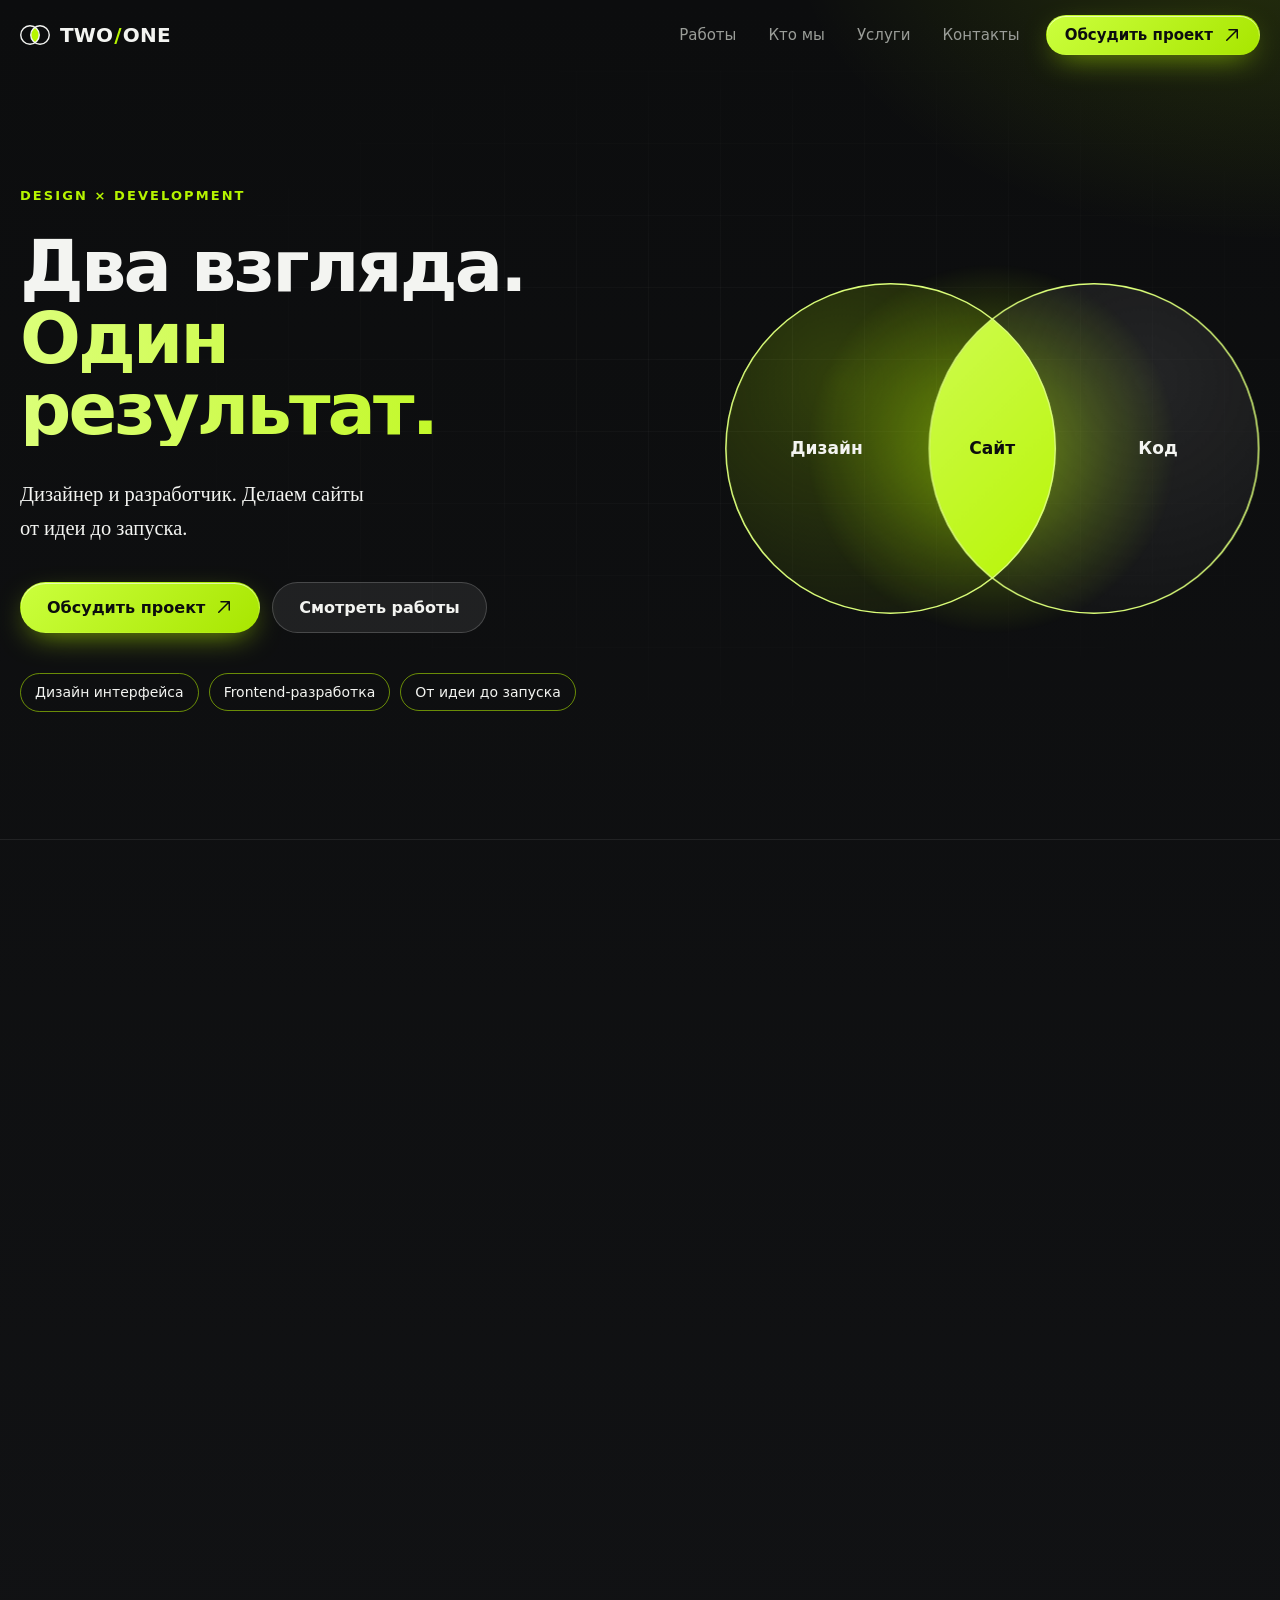
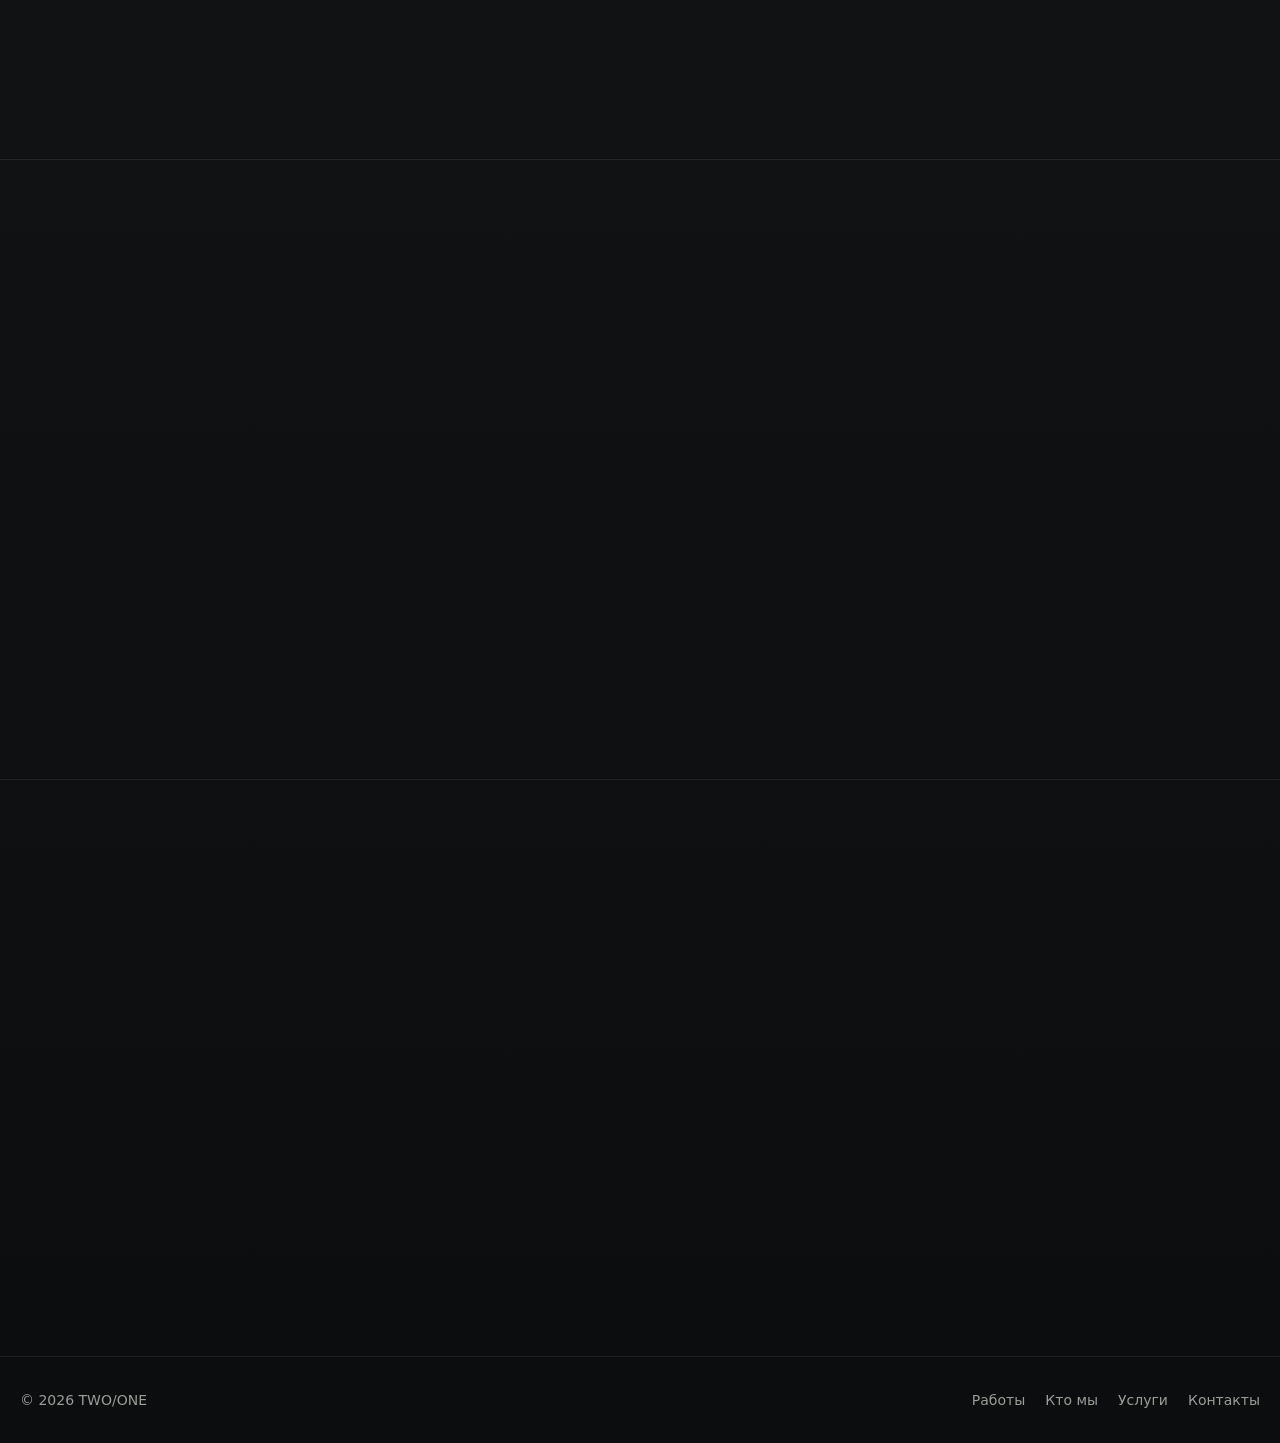
<file: index.html>
<!DOCTYPE html>
<html lang="ru">
<head>
  <meta charset="UTF-8">
  <meta name="viewport" content="width=device-width, initial-scale=1, viewport-fit=cover">
  <meta http-equiv="Content-Security-Policy" content="default-src 'self'; script-src 'self' 'sha256-Du+OJKJSbdUgz5nrHeWWINvez6XKDDU/tyj/5c2uvwo='; style-src 'self' https://fonts.googleapis.com; font-src https://fonts.gstatic.com; img-src 'self' data:; connect-src 'self' https://formspree.io; form-action https://formspree.io; base-uri 'self'; object-src 'none'">

  <title>TWO/ONE — Design × Development</title>
  <meta name="description" content="TWO/ONE — независимый дуэт дизайнера и разработчика. Делаем сайты от идеи до запуска.">
  <meta name="theme-color" content="#0c0d0e">
  <meta name="color-scheme" content="dark">

  <meta property="og:type" content="website">
  <meta property="og:locale" content="ru_RU">
  <meta property="og:site_name" content="TWO/ONE">
  <meta property="og:title" content="TWO/ONE — Design × Development">
  <meta property="og:description" content="TWO/ONE — независимый дуэт дизайнера и разработчика. Делаем сайты от идеи до запуска.">
  <meta property="og:image" content="og-cover.png">
  <meta property="og:image:width" content="1200">
  <meta property="og:image:height" content="630">
  <meta name="twitter:card" content="summary_large_image">

  <link rel="icon" href="img/favicon.svg" type="image/svg+xml">
  <link rel="apple-touch-icon" href="apple-touch-icon.png">
  <link rel="preconnect" href="https://fonts.googleapis.com">
  <link rel="preconnect" href="https://fonts.gstatic.com" crossorigin>
  <link href="https://fonts.googleapis.com/css2?family=Literata:wght@400&family=Onest:wght@400;500;600;700&display=swap" rel="stylesheet">
  <link rel="stylesheet" href="style.css">

  <script>document.documentElement.classList.add('js')</script>
  <script src="team.js" defer></script>
  <script src="script.js" defer></script>
</head>

<body>
  <a class="skip-link" href="#main">Перейти к содержимому</a>

  <header class="header">
    <a class="logo" href="#top" aria-label="TWO/ONE — на главную">
      <svg class="logo-mark" viewBox="0 0 30 20" aria-hidden="true" focusable="false">
        <defs>
          <clipPath id="logo-clip"><circle cx="20" cy="10" r="9.25"/></clipPath>
        </defs>
        <circle cx="10" cy="10" r="9.25" fill="#b6f500" clip-path="url(#logo-clip)"/>
        <circle cx="10" cy="10" r="9.25" fill="none" stroke="#f3f4f1" stroke-width="1.4"/>
        <circle cx="20" cy="10" r="9.25" fill="none" stroke="#f3f4f1" stroke-width="1.4"/>
      </svg>
      <span>TWO<span class="logo-slash">/</span>ONE</span>
    </a>

    <nav class="nav" id="main-nav" aria-label="Основная навигация">
      <a href="works.html">Работы</a>
      <a href="#about">Кто мы</a>
      <a href="#process">Услуги</a>
      <a href="#contact">Контакты</a>
    </nav>

    <a class="btn btn--primary btn--sm header-cta" href="contact.html">Обсудить проект <svg viewBox="0 0 24 24" fill="none" stroke="currentColor" stroke-width="2" stroke-linecap="round" stroke-linejoin="round" aria-hidden="true"><path d="M5 19 19 5M8 5h11v11"/></svg></a>

    <button class="menu-toggle" type="button" aria-label="Открыть меню" aria-expanded="false" aria-controls="main-nav">
      <svg class="icon-open" viewBox="0 0 24 24" fill="none" stroke="currentColor" stroke-width="2.2" stroke-linecap="round" aria-hidden="true"><path d="M4 7h16M4 12h16M4 17h16"/></svg>
      <svg class="icon-close" viewBox="0 0 24 24" fill="none" stroke="currentColor" stroke-width="2.2" stroke-linecap="round" aria-hidden="true"><path d="M6 6l12 12M18 6 6 18"/></svg>
    </button>
  </header>

  <main id="main">
    <section class="hero" id="top" aria-labelledby="hero-title">
      <div class="hero-copy">
        <p class="hero-kicker">Design × Development</p>
        <h1 id="hero-title">
          Два взгляда.
          <span>Один результат.</span>
        </h1>

        <p class="hero-lead">
          Дизайнер и разработчик. Делаем сайты от идеи до запуска.
        </p>

        <div class="hero-actions">
          <a class="btn btn--primary" href="contact.html">Обсудить проект <svg viewBox="0 0 24 24" fill="none" stroke="currentColor" stroke-width="2" stroke-linecap="round" stroke-linejoin="round" aria-hidden="true"><path d="M5 19 19 5M8 5h11v11"/></svg></a>
          <a class="btn" href="works.html">Смотреть работы</a>
        </div>

        <ul class="hero-tags">
          <li>Дизайн интерфейса</li>
          <li>Frontend-разработка</li>
          <li>От идеи до запуска</li>
        </ul>
      </div>

      <div class="duo" role="img" aria-label="Два круга — дизайн и разработка — пересекаются в одной области: готовый сайт">
        <div class="duo-glow"></div>
        <svg viewBox="0 0 620 384" aria-hidden="true" focusable="false">
          <defs>
            <clipPath id="duo-clip"><circle cx="428" cy="192" r="191"/></clipPath>
            <linearGradient id="duo-lens-fill" x1="0" y1="0" x2="1" y2="1">
              <stop offset="0" stop-color="#dcff7a"/>
              <stop offset="1" stop-color="#b6f500"/>
            </linearGradient>
            <radialGradient id="duo-a-fill" cx="0.35" cy="0.3" r="0.9">
              <stop offset="0" stop-color="#b6f500" stop-opacity="0.22"/>
              <stop offset="1" stop-color="#b6f500" stop-opacity="0.02"/>
            </radialGradient>
            <radialGradient id="duo-b-fill" cx="0.65" cy="0.3" r="0.9">
              <stop offset="0" stop-color="#ffffff" stop-opacity="0.10"/>
              <stop offset="1" stop-color="#ffffff" stop-opacity="0.01"/>
            </radialGradient>
          </defs>
          <circle class="duo-a" cx="192" cy="192" r="191" fill="url(#duo-a-fill)"/>
          <circle class="duo-b" cx="428" cy="192" r="191" fill="url(#duo-b-fill)"/>
          <circle class="duo-lens" cx="192" cy="192" r="191" fill="url(#duo-lens-fill)" clip-path="url(#duo-clip)"/>
          <circle class="duo-ring duo-a" cx="192" cy="192" r="191"/>
          <circle class="duo-ring duo-b" cx="428" cy="192" r="191"/>
        </svg>
        <span class="duo-label duo-label--a">Дизайн</span>
        <span class="duo-label duo-label--ab">Сайт</span>
        <span class="duo-label duo-label--b">Код</span>
      </div>
    </section>

    <section class="about" id="about" aria-labelledby="about-title">
      <div class="section-head reveal">
        <h2 id="about-title">Команда проекта</h2>
        <p class="section-lead">Дизайн, разработка и управление проектом — в одной команде.</p>
      </div>

      <!-- Карточки создаются скриптом team.js. Имена, ссылки и фото — в массиве teamMembers в начале этого файла. -->
      <div class="team-grid" id="team-grid">
        <noscript><p class="team-fallback">Включите JavaScript, чтобы увидеть команду проекта.</p></noscript>
      </div>
    </section>

    <section class="process" id="process" aria-labelledby="process-title">
      <div class="section-head reveal">
        <h2 id="process-title">От идеи<br>до запуска.</h2>
      </div>

      <div class="steps">
        <article class="step reveal reveal-delay-1">
          <p class="step-index"><strong>01</strong> Design</p>
          <h3>Дизайн сайта</h3>
          <p>Исследование, структура, прототип и визуальная система интерфейса.</p>
        </article>

        <article class="step reveal reveal-delay-2">
          <p class="step-index"><strong>02</strong> Development</p>
          <h3>Разработка</h3>
          <p>Адаптивная вёрстка, интерактивные элементы, оптимизация и публикация.</p>
        </article>

        <article class="step reveal reveal-delay-3">
          <p class="step-index"><strong>03</strong> Full cycle</p>
          <h3>Готовый сайт</h3>
          <p>Цельный процесс: от обсуждения задачи до готового сайта в интернете.</p>
        </article>
      </div>
    </section>

    <section class="cta" id="contact" aria-labelledby="contact-title">
      <div class="cta-card reveal">
        <h2 id="contact-title">
          Есть идея?
          <span>Давай соберём.</span>
        </h2>

        <div class="cta-body">
          <p>
            Расскажите в двух словах, что хотите создать.
            Мы ответим, зададим нужные вопросы и обсудим следующие шаги.
          </p>

          <div class="cta-actions">
            <a class="btn btn--primary" href="contact.html">Обсудить проект <svg viewBox="0 0 24 24" fill="none" stroke="currentColor" stroke-width="2" stroke-linecap="round" stroke-linejoin="round" aria-hidden="true"><path d="M5 19 19 5M8 5h11v11"/></svg></a>
            <a class="btn" href="https://t.me/andreewlqq" target="_blank" rel="noopener noreferrer">Telegram <svg viewBox="0 0 24 24" fill="none" stroke="currentColor" stroke-width="2" stroke-linecap="round" stroke-linejoin="round" aria-hidden="true"><path d="M5 19 19 5M8 5h11v11"/></svg><span class="visually-hidden">(откроется в новой вкладке)</span></a>
          </div>
        </div>
      </div>
    </section>
  </main>

  <footer class="footer">
    <p>© <span data-year>2026</span> TWO/ONE</p>
    <nav class="footer-nav" aria-label="Навигация в подвале">
      <a href="works.html">Работы</a>
      <a href="#about">Кто мы</a>
      <a href="#process">Услуги</a>
      <a href="contact.html">Контакты</a>
    </nav>
  </footer>

  <div class="dock">
    <a class="btn btn--primary btn--sm" href="contact.html">Обсудить проект <svg viewBox="0 0 24 24" fill="none" stroke="currentColor" stroke-width="2" stroke-linecap="round" stroke-linejoin="round" aria-hidden="true"><path d="M5 19 19 5M8 5h11v11"/></svg></a>
    <a class="dock-link" href="#about">Кто мы</a>
  </div>
</body>
</html>
</file>
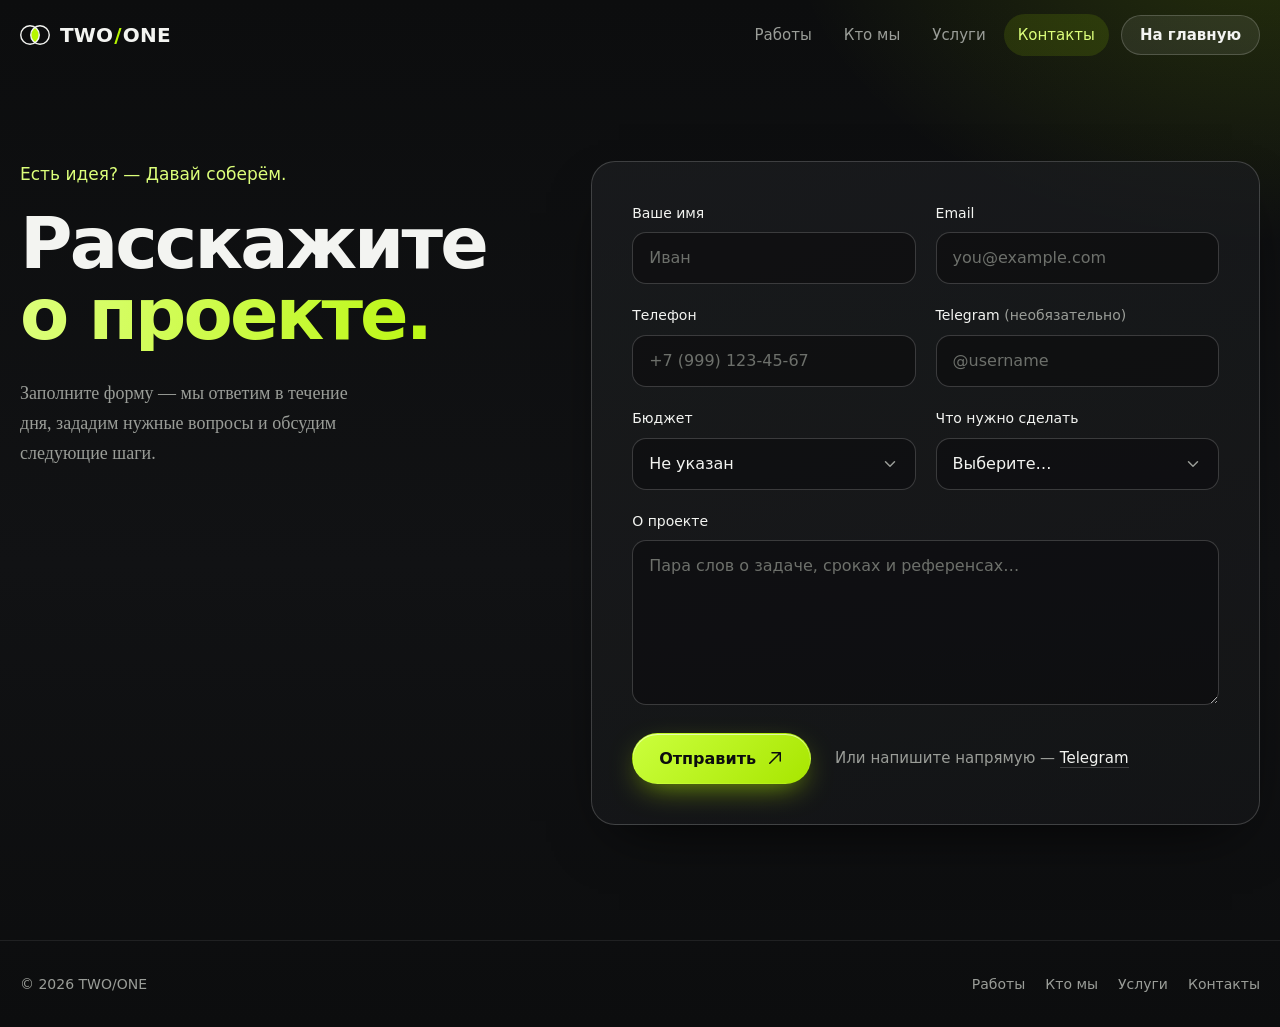
<file: contact.html>
<!DOCTYPE html>
<html lang="ru">
<head>
  <meta charset="UTF-8">
  <meta name="viewport" content="width=device-width, initial-scale=1, viewport-fit=cover">
  <meta http-equiv="Content-Security-Policy" content="default-src 'self'; script-src 'self' 'sha256-Du+OJKJSbdUgz5nrHeWWINvez6XKDDU/tyj/5c2uvwo='; style-src 'self' https://fonts.googleapis.com; font-src https://fonts.gstatic.com; img-src 'self' data:; connect-src 'self' https://formspree.io; form-action https://formspree.io; base-uri 'self'; object-src 'none'">

  <title>TWO/ONE — Обсудить проект</title>
  <meta name="description" content="TWO/ONE — обсудить проект. Заполните форму, мы ответим в течение дня.">
  <meta name="theme-color" content="#0c0d0e">
  <meta name="color-scheme" content="dark">

  <meta property="og:type" content="website">
  <meta property="og:locale" content="ru_RU">
  <meta property="og:site_name" content="TWO/ONE">
  <meta property="og:title" content="TWO/ONE — Обсудить проект">
  <meta property="og:description" content="Заполните форму — мы ответим в течение дня.">
  <meta property="og:image" content="og-cover.png">
  <meta property="og:image:width" content="1200">
  <meta property="og:image:height" content="630">
  <meta name="twitter:card" content="summary_large_image">

  <link rel="icon" href="favicon.svg" type="image/svg+xml">
  <link rel="apple-touch-icon" href="apple-touch-icon.png">
  <link rel="preconnect" href="https://fonts.googleapis.com">
  <link rel="preconnect" href="https://fonts.gstatic.com" crossorigin>
  <link href="https://fonts.googleapis.com/css2?family=Literata:wght@400&family=Onest:wght@400;500;600;700&display=swap" rel="stylesheet">
  <link rel="stylesheet" href="style.css">

  <script>document.documentElement.classList.add('js')</script>
  <script src="script.js" defer></script>
  <script src="contact.js" defer></script>
</head>

<body>
  <a class="skip-link" href="#main">Перейти к содержимому</a>

  <header class="header">
    <a class="logo" href="index.html" aria-label="TWO/ONE — на главную">
      <svg class="logo-mark" viewBox="0 0 30 20" aria-hidden="true" focusable="false">
        <defs>
          <clipPath id="logo-clip"><circle cx="20" cy="10" r="9.25"/></clipPath>
        </defs>
        <circle cx="10" cy="10" r="9.25" fill="#b6f500" clip-path="url(#logo-clip)"/>
        <circle cx="10" cy="10" r="9.25" fill="none" stroke="#f3f4f1" stroke-width="1.4"/>
        <circle cx="20" cy="10" r="9.25" fill="none" stroke="#f3f4f1" stroke-width="1.4"/>
      </svg>
      <span>TWO<span class="logo-slash">/</span>ONE</span>
    </a>

    <nav class="nav" id="main-nav" aria-label="Основная навигация">
      <a href="works.html">Работы</a>
      <a href="index.html#about">Кто мы</a>
      <a href="index.html#process">Услуги</a>
      <a href="contact.html" aria-current="page">Контакты</a>
    </nav>

    <a class="btn btn--sm header-cta" href="index.html">На главную</a>

    <button class="menu-toggle" type="button" aria-label="Открыть меню" aria-expanded="false" aria-controls="main-nav">
      <svg class="icon-open" viewBox="0 0 24 24" fill="none" stroke="currentColor" stroke-width="2.2" stroke-linecap="round" aria-hidden="true"><path d="M4 7h16M4 12h16M4 17h16"/></svg>
      <svg class="icon-close" viewBox="0 0 24 24" fill="none" stroke="currentColor" stroke-width="2.2" stroke-linecap="round" aria-hidden="true"><path d="M6 6l12 12M18 6 6 18"/></svg>
    </button>
  </header>

  <main class="contact-main" id="main">
    <div class="contact-layout">

      <div class="contact-aside page-enter">
        <p class="contact-kicker">Есть идея? — Давай соберём.</p>

        <h1>
          Расскажите
          <span>о проекте.</span>
        </h1>

        <p class="contact-intro">
          Заполните форму — мы ответим в течение дня, зададим нужные вопросы
          и обсудим следующие шаги.
        </p>
      </div>

      <div class="form-card page-enter">
        <form
          class="contact-form"
          id="contactForm"
          action="https://formspree.io/f/xwlvrqde"
          method="POST"
          novalidate
        >
          <div class="form-row">
            <div class="field">
              <label for="f-name">Ваше имя</label>
              <input
                id="f-name"
                type="text"
                name="name"
                required
                maxlength="80"
                autocomplete="name"
                placeholder="Иван"
                aria-describedby="name-error"
              >
              <small class="field-error" id="name-error" hidden></small>
            </div>

            <div class="field">
              <label for="f-email">Email</label>
              <input
                id="f-email"
                type="email"
                name="email"
                required
                maxlength="120"
                autocomplete="email"
                placeholder="you@example.com"
                aria-describedby="email-error"
              >
              <small class="field-error" id="email-error" hidden></small>
            </div>
          </div>

          <div class="form-row">
            <div class="field">
              <label for="f-phone">Телефон</label>
              <input
                id="f-phone"
                type="tel"
                name="phone"
                required
                maxlength="24"
                inputmode="tel"
                autocomplete="tel"
                placeholder="+7 (999) 123-45-67"
                aria-describedby="phone-error"
              >
              <small class="field-error" id="phone-error" hidden></small>
            </div>

            <div class="field">
              <label for="f-telegram">Telegram <em>(необязательно)</em></label>
              <input
                id="f-telegram"
                type="text"
                name="telegram"
                maxlength="64"
                autocomplete="off"
                placeholder="@username"
              >
            </div>
          </div>

          <div class="form-row">
            <div class="field">
              <label for="f-budget">Бюджет</label>
              <select id="f-budget" name="budget">
                <option value="">Не указан</option>
                <option>до 30 000 ₽</option>
                <option>30 000 – 80 000 ₽</option>
                <option>80 000 – 150 000 ₽</option>
                <option>от 150 000 ₽</option>
              </select>
            </div>

            <div class="field">
              <label for="f-type">Что нужно сделать</label>
              <select id="f-type" name="type" required aria-describedby="type-error">
                <option value="" disabled selected>Выберите…</option>
                <option>Лендинг</option>
                <option>Корпоративный сайт</option>
                <option>Интернет-магазин</option>
                <option>Дизайн + разработка</option>
                <option>Только дизайн</option>
                <option>Только разработка</option>
                <option>Другое</option>
              </select>
              <small class="field-error" id="type-error" hidden></small>
            </div>
          </div>

          <div class="field">
            <label for="f-message">О проекте</label>
            <textarea
              id="f-message"
              name="message"
              rows="6"
              required
              maxlength="5000"
              placeholder="Пара слов о задаче, сроках и референсах…"
              aria-describedby="message-error"
            ></textarea>
            <small class="field-error" id="message-error" hidden></small>
          </div>

          <!-- Служебные поля Formspree -->
          <input type="hidden" name="_subject" value="TWO/ONE — новая заявка">
          <div class="hp" aria-hidden="true">
            <label>Не заполняйте это поле <input type="text" name="_gotcha" tabindex="-1" autocomplete="off"></label>
          </div>

          <div class="form-actions">
            <button type="submit" class="btn btn--primary submit-btn">
              Отправить
              <span class="spinner" aria-hidden="true"></span>
              <svg viewBox="0 0 24 24" fill="none" stroke="currentColor" stroke-width="2" stroke-linecap="round" stroke-linejoin="round" aria-hidden="true"><path d="M5 19 19 5M8 5h11v11"/></svg>
            </button>

            <p class="form-note">
              Или напишите напрямую —
              <a href="t.me/andreewlqq" target="_blank" rel="noopener noreferrer">Telegram<span class="visually-hidden"> (откроется в новой вкладке)</span></a>
            </p>
          </div>
        </form>

        <div class="form-success" id="formSuccess" tabindex="-1" hidden>
          <div class="form-success-icon">
            <svg viewBox="0 0 24 24" fill="none" stroke="currentColor" stroke-width="2.4" stroke-linecap="round" stroke-linejoin="round" aria-hidden="true"><path d="M5 12.5 10 17.5 19 7.5"/></svg>
          </div>
          <h2>Заявка отправлена</h2>
          <p>Спасибо! Мы ответим в течение дня — на email или по телефону из заявки.</p>
          <div class="form-success-actions">
            <a class="btn btn--primary" href="index.html">На главную</a>
            <button type="button" class="btn" id="formReset">Отправить ещё одну</button>
          </div>
        </div>
      </div>

    </div>
  </main>

  <footer class="footer">
    <p>© <span data-year>2026</span> TWO/ONE</p>
    <nav class="footer-nav" aria-label="Навигация в подвале">
      <a href="works.html">Работы</a>
      <a href="index.html#about">Кто мы</a>
      <a href="index.html#process">Услуги</a>
      <a href="contact.html">Контакты</a>
    </nav>
  </footer>

  <div class="form-toast" id="formToast" role="status" aria-live="polite"></div>
</body>
</html>
</file>
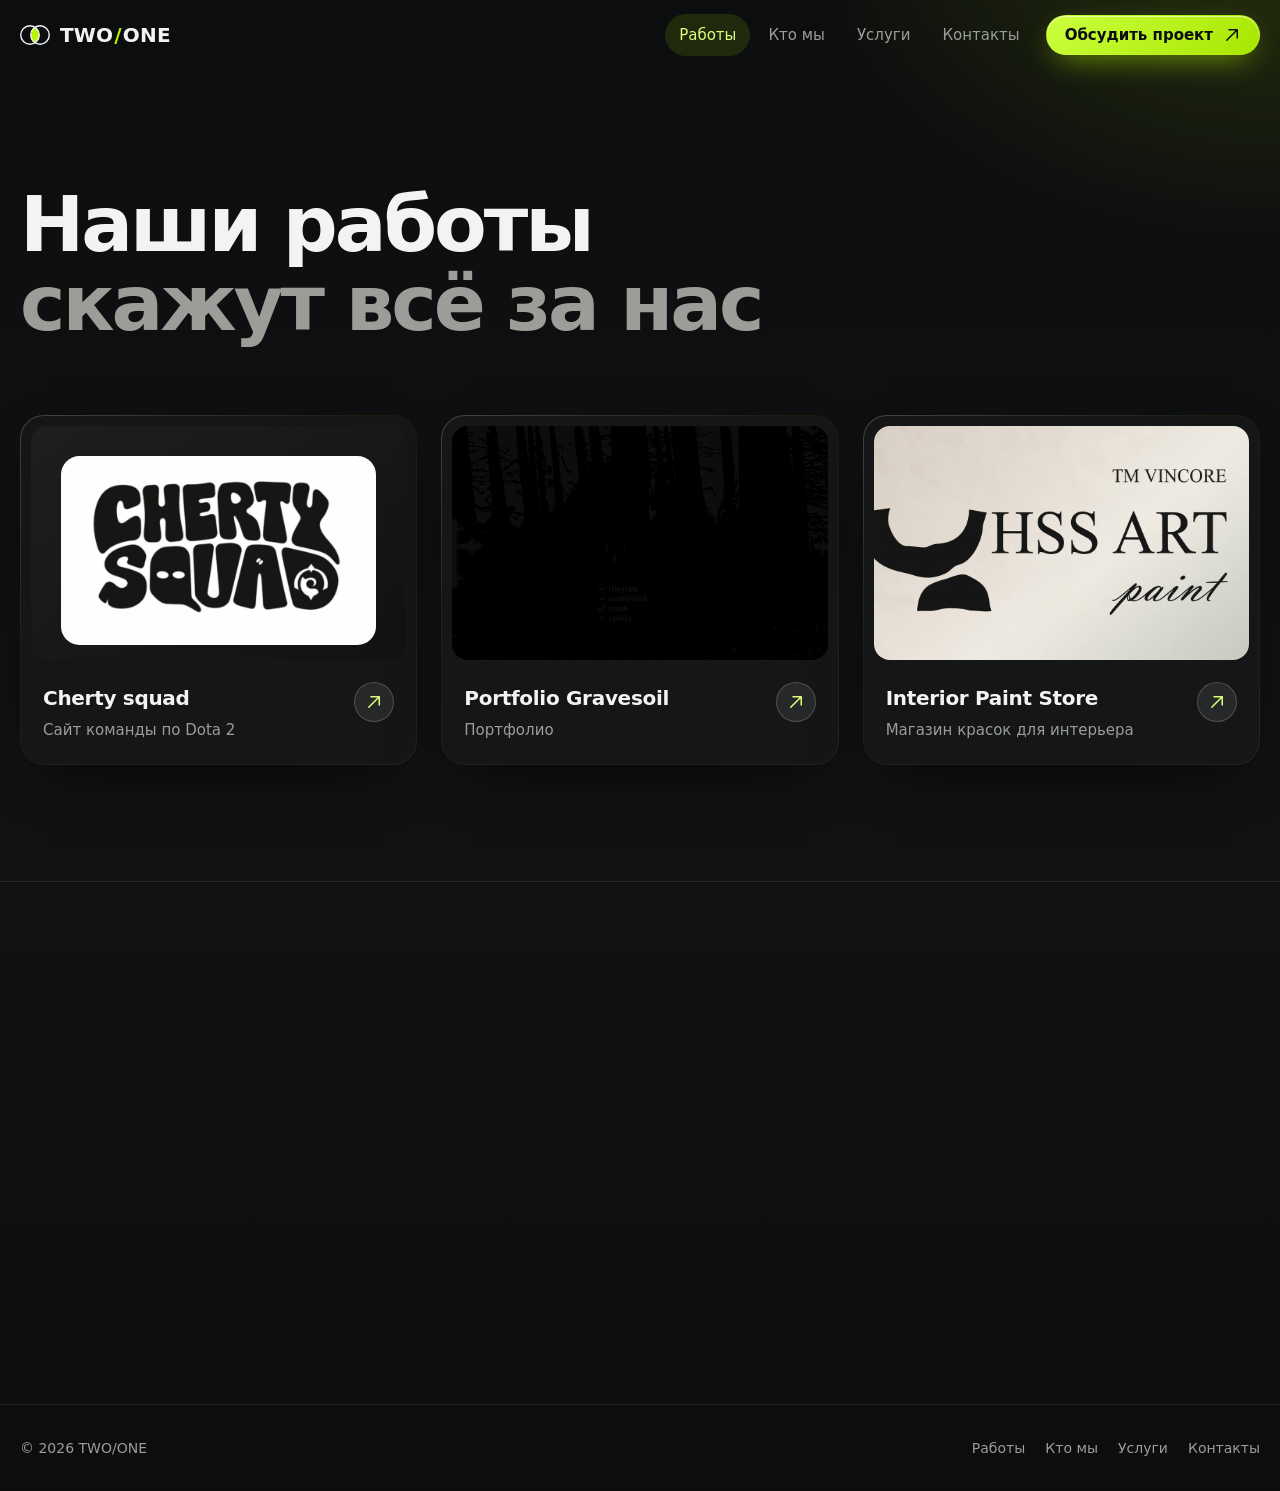
<file: works.html>
<!DOCTYPE html>
<html lang="ru">
<head>
  <meta charset="UTF-8">
  <meta name="viewport" content="width=device-width, initial-scale=1, viewport-fit=cover">
  <meta http-equiv="Content-Security-Policy" content="default-src 'self'; script-src 'self' 'sha256-Du+OJKJSbdUgz5nrHeWWINvez6XKDDU/tyj/5c2uvwo='; style-src 'self' https://fonts.googleapis.com; font-src https://fonts.gstatic.com; img-src 'self' data:; connect-src 'self' https://formspree.io; form-action https://formspree.io; base-uri 'self'; object-src 'none'">

  <title>TWO/ONE — Работы</title>
  <meta name="description" content="TWO/ONE — избранные работы. Сайты, интерфейсы и digital-проекты.">
  <meta name="theme-color" content="#0c0d0e">
  <meta name="color-scheme" content="dark">

  <meta property="og:type" content="website">
  <meta property="og:locale" content="ru_RU">
  <meta property="og:site_name" content="TWO/ONE">
  <meta property="og:title" content="TWO/ONE — Работы">
  <meta property="og:description" content="TWO/ONE — избранные работы. Сайты, интерфейсы и digital-проекты.">
  <meta property="og:image" content="og-cover.png">
  <meta property="og:image:width" content="1200">
  <meta property="og:image:height" content="630">
  <meta name="twitter:card" content="summary_large_image">

  <link rel="icon" href="favicon.svg" type="image/svg+xml">
  <link rel="apple-touch-icon" href="apple-touch-icon.png">
  <link rel="preconnect" href="https://fonts.googleapis.com">
  <link rel="preconnect" href="https://fonts.gstatic.com" crossorigin>
  <link href="https://fonts.googleapis.com/css2?family=Literata:wght@400&family=Onest:wght@400;500;600;700&display=swap" rel="stylesheet">
  <link rel="stylesheet" href="style.css">

  <script>document.documentElement.classList.add('js')</script>
  <script src="script.js" defer></script>
</head>

<body>
  <a class="skip-link" href="#main">Перейти к содержимому</a>

  <header class="header">
    <a class="logo" href="index.html" aria-label="TWO/ONE — на главную">
      <svg class="logo-mark" viewBox="0 0 30 20" aria-hidden="true" focusable="false">
        <defs>
          <clipPath id="logo-clip"><circle cx="20" cy="10" r="9.25"/></clipPath>
        </defs>
        <circle cx="10" cy="10" r="9.25" fill="#b6f500" clip-path="url(#logo-clip)"/>
        <circle cx="10" cy="10" r="9.25" fill="none" stroke="#f3f4f1" stroke-width="1.4"/>
        <circle cx="20" cy="10" r="9.25" fill="none" stroke="#f3f4f1" stroke-width="1.4"/>
      </svg>
      <span>TWO<span class="logo-slash">/</span>ONE</span>
    </a>

    <nav class="nav" id="main-nav" aria-label="Основная навигация">
      <a href="works.html" aria-current="page">Работы</a>
      <a href="index.html#about">Кто мы</a>
      <a href="index.html#process">Услуги</a>
      <a href="contact.html">Контакты</a>
    </nav>

    <a class="btn btn--primary btn--sm header-cta" href="contact.html">Обсудить проект <svg viewBox="0 0 24 24" fill="none" stroke="currentColor" stroke-width="2" stroke-linecap="round" stroke-linejoin="round" aria-hidden="true"><path d="M5 19 19 5M8 5h11v11"/></svg></a>

    <button class="menu-toggle" type="button" aria-label="Открыть меню" aria-expanded="false" aria-controls="main-nav">
      <svg class="icon-open" viewBox="0 0 24 24" fill="none" stroke="currentColor" stroke-width="2.2" stroke-linecap="round" aria-hidden="true"><path d="M4 7h16M4 12h16M4 17h16"/></svg>
      <svg class="icon-close" viewBox="0 0 24 24" fill="none" stroke="currentColor" stroke-width="2.2" stroke-linecap="round" aria-hidden="true"><path d="M6 6l12 12M18 6 6 18"/></svg>
    </button>
  </header>

  <main id="main">
    <section class="works" id="works" aria-labelledby="works-title">
      <div class="section-head page-enter">
        <h1 id="works-title">
          Наши работы
          <span>скажут всё за нас</span>
        </h1>
      </div>

      <div class="work-grid">
        <a class="work-card card-surface reveal reveal-delay-1" data-spotlight href="https://warshhhh.github.io/ChertySquad.github.io/" target="_blank" rel="noopener noreferrer">
          <div class="work-shot work-shot--contain">
            <img src="img/cherty.svg" alt="Cherty Squad — логотип команды" width="646" height="388" loading="eager" decoding="async">
          </div>
          <div class="work-meta">
            <div>
              <h3>Cherty squad</h3>
              <p>Сайт команды по Dota 2</p>
            </div>
            <span class="work-arrow"><svg viewBox="0 0 24 24" fill="none" stroke="currentColor" stroke-width="2" stroke-linecap="round" stroke-linejoin="round" aria-hidden="true"><path d="M5 19 19 5M8 5h11v11"/></svg></span>
          </div>
          <span class="visually-hidden">(откроется в новой вкладке)</span>
        </a>
        <a class="work-card card-surface reveal reveal-delay-2" data-spotlight href="https://warshhhh.github.io/gravesoil/" target="_blank" rel="noopener noreferrer">
          <div class="work-shot">
            <img src="img/gravesoil.svg" alt="Portfolio Gravesoil — тёмный лес и ссылки на соцсети" width="1666" height="854" loading="lazy" decoding="async">
          </div>
          <div class="work-meta">
            <div>
              <h3>Portfolio Gravesoil</h3>
              <p>Портфолио</p>
            </div>
            <span class="work-arrow"><svg viewBox="0 0 24 24" fill="none" stroke="currentColor" stroke-width="2" stroke-linecap="round" stroke-linejoin="round" aria-hidden="true"><path d="M5 19 19 5M8 5h11v11"/></svg></span>
          </div>
          <span class="visually-hidden">(откроется в новой вкладке)</span>
        </a>
        <a class="work-card card-surface reveal reveal-delay-3" data-spotlight href="https://warshhhh.github.io/hss-art/" target="_blank" rel="noopener noreferrer">
          <div class="work-shot">
            <img src="img/hss.svg" alt="HSS ART paint — магазин красок для интерьера" width="721" height="390" loading="lazy" decoding="async">
          </div>
          <div class="work-meta">
            <div>
              <h3>Interior Paint Store</h3>
              <p>Магазин красок для интерьера</p>
            </div>
            <span class="work-arrow"><svg viewBox="0 0 24 24" fill="none" stroke="currentColor" stroke-width="2" stroke-linecap="round" stroke-linejoin="round" aria-hidden="true"><path d="M5 19 19 5M8 5h11v11"/></svg></span>
          </div>
          <span class="visually-hidden">(откроется в новой вкладке)</span>
        </a>
      </div>
    </section>

    <section class="cta" id="contact" aria-labelledby="contact-title">
      <div class="cta-card reveal">
        <h2 id="contact-title">
          Есть проект?
          <span>Обсудим.</span>
        </h2>

        <div class="cta-body">
          <p>Расскажите о задаче — мы ответим в течение дня и предложим следующие шаги.</p>

          <div class="cta-actions">
            <a class="btn btn--primary" href="contact.html">Обсудить проект <svg viewBox="0 0 24 24" fill="none" stroke="currentColor" stroke-width="2" stroke-linecap="round" stroke-linejoin="round" aria-hidden="true"><path d="M5 19 19 5M8 5h11v11"/></svg></a>
          </div>
        </div>
      </div>
    </section>
  </main>

  <footer class="footer">
    <p>© <span data-year>2026</span> TWO/ONE</p>
    <nav class="footer-nav" aria-label="Навигация в подвале">
      <a href="works.html">Работы</a>
      <a href="index.html#about">Кто мы</a>
      <a href="index.html#process">Услуги</a>
      <a href="contact.html">Контакты</a>
    </nav>
  </footer>

  <div class="dock">
    <a class="btn btn--primary btn--sm" href="contact.html">Обсудить проект <svg viewBox="0 0 24 24" fill="none" stroke="currentColor" stroke-width="2" stroke-linecap="round" stroke-linejoin="round" aria-hidden="true"><path d="M5 19 19 5M8 5h11v11"/></svg></a>
    <a class="dock-link" href="index.html#about">Кто мы</a>
  </div>
</body>
</html>
</file>
<file: style.css>
/* ============================================================
   TWO/ONE — design system
   Концепция: два круга (дизайн и код) пересекаются в одной
   области — готовый сайт. Палитра: графит + лайм.

   Структура файла:
   1. Токены
   2. Базовые стили
   3. Шапка и навигация
   4. Кнопки
   5. Главная: hero
   6. Заголовки секций
   7. Команда
   8. Процесс
   9. Блок «Есть идея?»
   10. Футер и мобильный док
   11. Страница «Работы»
   12. Страница «Контакты» (форма)
   13. Появление при прокрутке и анимации
   14. Адаптивность (+ 14.1 платформы и браузеры)
   15. prefers-reduced-motion
   ============================================================ */

/* ---------- 1. Токены ---------- */

:root {
  /* Цвет: графит + лайм */
  --bg: #0c0d0e;
  --bg-2: #111214;
  --surface: #151618;
  --surface-2: #1c1e20;
  --line: rgba(255, 255, 255, 0.08);
  --line-strong: rgba(255, 255, 255, 0.18);
  --text: #f3f4f1;
  --muted: #9a9d98;
  --lime-soft: #dcff7a;
  --lime: #b6f500;
  --lime-deep: #8fc400;
  --ink: #0c0d0e;
  --danger: #ff8a98;
  --danger-bg: rgba(255, 90, 110, 0.12);

  /* Типографика */
  --sans: "Onest", "Inter", "Segoe UI", system-ui, sans-serif;
  --serif: "Literata", Georgia, "Times New Roman", serif;

  /* Сетка и радиусы (отступы учитывают вырез экрана в ландшафте) */
  --max: 1240px;
  --gutter: max(
    20px,
    calc((100% - var(--max)) / 2),
    env(safe-area-inset-left, 0px),
    env(safe-area-inset-right, 0px)
  );
  --radius-sm: 10px;
  --radius-md: 14px;
  --radius-lg: 24px;

  /* Анимация */
  --ease: cubic-bezier(0.22, 0.61, 0.36, 1);

  /* Тени */
  --shadow-card: 0 24px 60px -28px rgba(0, 0, 0, 0.9);
  --shadow-glow: 0 24px 70px -24px rgba(182, 245, 0, 0.45);

  color-scheme: dark;
}

/* ---------- 2. Базовые стили ---------- */

*,
*::before,
*::after {
  box-sizing: border-box;
}

html {
  scroll-padding-top: 96px;
  -webkit-text-size-adjust: 100%;
  text-size-adjust: 100%;
}

body {
  position: relative;
  margin: 0;
  font-family: var(--sans);
  font-size: 16px;
  line-height: 1.6;
  color: var(--text);
  background-color: var(--bg);
  background-image:
    radial-gradient(
      ellipse 55% 460px at 100% -80px,
      rgba(182, 245, 0, 0.16),
      transparent 70%
    ),
    linear-gradient(180deg, var(--bg) 0%, var(--bg-2) 55%, var(--bg) 100%);
  background-repeat: no-repeat;
  overflow-x: hidden;
  overflow-x: clip;
  -webkit-font-smoothing: antialiased;
  -moz-osx-font-smoothing: grayscale;
}

a {
  color: inherit;
  text-decoration: none;
}

img,
svg {
  display: block;
  max-width: 100%;
}

h1,
h2,
h3,
p {
  margin: 0;
}

h1,
h2,
h3 {
  letter-spacing: -0.03em;
  text-wrap: balance;
}

p {
  text-wrap: pretty;
}

ul {
  margin: 0;
  padding: 0;
  list-style: none;
}

/* Атрибут hidden не должен перебиваться display у компонентов */
[hidden] {
  display: none !important;
}

::selection {
  color: var(--ink);
  background: var(--lime-soft);
}

:focus-visible {
  outline: 2px solid var(--lime-soft);
  outline-offset: 3px;
  border-radius: 6px;
}

section {
  padding-inline: var(--gutter);
}

.visually-hidden {
  position: absolute;
  width: 1px;
  height: 1px;
  margin: -1px;
  padding: 0;
  overflow: hidden;
  white-space: nowrap;
  border: 0;
  clip-path: inset(50%);
}

.skip-link {
  position: fixed;
  top: 12px;
  left: 12px;
  z-index: 100;
  padding: 10px 16px;
  font-weight: 600;
  color: var(--ink);
  background: var(--lime-soft);
  border-radius: var(--radius-sm);
  transform: translateY(-160%);
  transition: transform 0.2s var(--ease);
}

.skip-link:focus-visible {
  transform: translateY(0);
}

.scroll-sentinel {
  position: absolute;
  top: 0;
  left: 0;
  width: 1px;
  height: 8px;
  pointer-events: none;
}

/* ---------- 3. Шапка и навигация ---------- */

.header {
  position: sticky;
  top: 0;
  z-index: 50;
  display: flex;
  align-items: center;
  gap: 12px;
  padding: calc(14px + env(safe-area-inset-top, 0px)) var(--gutter) 14px;
  background: transparent;
  border-bottom: 1px solid transparent;
  transition:
    background 0.3s var(--ease),
    border-color 0.3s var(--ease);
  view-transition-name: site-header;
}

.header.is-scrolled {
  background: rgba(12, 13, 14, 0.82);
  border-bottom-color: var(--line);
  -webkit-backdrop-filter: blur(16px) saturate(140%);
  backdrop-filter: blur(16px) saturate(140%);
}

/* Без JS шапка не получит .is-scrolled — даём ей фон сразу */
html:not(.js) .header {
  background: rgba(12, 13, 14, 0.9);
}

.logo {
  display: inline-flex;
  align-items: center;
  gap: 10px;
  margin-right: auto;
  font-size: 20px;
  font-weight: 700;
  line-height: 1;
  letter-spacing: 0.01em;
  color: var(--text);
}

.logo-mark {
  width: 30px;
  height: 20px;
  flex: none;
}

.logo-slash {
  margin-inline: 1px;
  color: var(--lime);
}

.nav {
  display: flex;
  gap: 4px;
}

.nav a {
  padding: 9px 14px;
  font-size: 15px;
  color: var(--muted);
  border-radius: 999px;
  transition:
    color 0.2s var(--ease),
    background 0.2s var(--ease);
}

@media (hover: hover) {
  .nav a:hover {
    color: var(--text);
    background: rgba(255, 255, 255, 0.08);
  }
}

.nav a[aria-current] {
  color: var(--lime-soft);
  background: rgba(182, 245, 0, 0.12);
}

.menu-toggle {
  display: none;
  place-items: center;
  width: 44px;
  height: 44px;
  padding: 0;
  color: var(--text);
  background: rgba(255, 255, 255, 0.1);
  border: 1px solid var(--line);
  border-radius: 12px;
  cursor: pointer;
  transition: background 0.2s var(--ease);
}

@media (hover: hover) {
  .menu-toggle:hover {
    background: rgba(255, 255, 255, 0.18);
  }
}

.menu-toggle svg {
  width: 20px;
  height: 20px;
}

.menu-toggle .icon-close {
  display: none;
}

.menu-toggle[aria-expanded="true"] .icon-open {
  display: none;
}

.menu-toggle[aria-expanded="true"] .icon-close {
  display: block;
}

/* ---------- 4. Кнопки ---------- */

.btn {
  position: relative;
  display: inline-flex;
  align-items: center;
  justify-content: center;
  gap: 10px;
  padding: 15px 26px;
  overflow: hidden;
  font-family: inherit;
  font-size: 16px;
  font-weight: 600;
  line-height: 1.2;
  color: var(--text);
  white-space: nowrap;
  background: rgba(255, 255, 255, 0.08);
  border: 1px solid var(--line-strong);
  border-radius: 999px;
  cursor: pointer;
  transition:
    transform 0.25s var(--ease),
    background 0.25s var(--ease),
    border-color 0.25s var(--ease),
    box-shadow 0.25s var(--ease);
}

@media (hover: hover) {
  .btn:hover {
    background: rgba(255, 255, 255, 0.16);
    border-color: rgba(220, 255, 122, 0.5);
    transform: translateY(-2px);
  }
}

.btn:active {
  transform: translateY(0) scale(0.98);
}

.btn svg {
  width: 18px;
  height: 18px;
  flex: none;
  transition: transform 0.25s var(--ease);
}

@media (hover: hover) {
  .btn:hover svg {
    transform: translate(2px, -2px);
  }
}

.btn--primary {
  color: var(--ink);
  background: linear-gradient(135deg, #cbff3d 0%, #a8e600 100%);
  border-color: transparent;
  box-shadow:
    0 10px 30px -10px rgba(182, 245, 0, 0.7),
    inset 0 1px 0 rgba(255, 255, 255, 0.6);
}

.btn--primary::after {
  content: "";
  position: absolute;
  top: 0;
  right: 0;
  bottom: 0;
  left: 0;
  background: linear-gradient(
    105deg,
    transparent 30%,
    rgba(255, 255, 255, 0.55) 50%,
    transparent 70%
  );
  transform: translateX(-120%);
  transition: transform 0.7s var(--ease);
}

@media (hover: hover) {
  .btn--primary:hover {
    background: linear-gradient(135deg, #d9ff6b 0%, #b6f500 100%);
    border-color: transparent;
    box-shadow:
      0 16px 40px -10px rgba(182, 245, 0, 0.85),
      inset 0 1px 0 rgba(255, 255, 255, 0.7);
  }
}

@media (hover: hover) {
  .btn--primary:hover::after {
    transform: translateX(120%);
  }
}

.btn--sm {
  padding: 10px 18px;
  font-size: 15px;
}

.btn[aria-disabled="true"],
.btn:disabled {
  cursor: not-allowed;
  opacity: 0.5;
  pointer-events: none;
}

/* ---------- 5. Главная: hero ---------- */

.hero {
  position: relative;
  display: grid;
  grid-template-columns: minmax(0, 1.2fr) minmax(0, 1fr);
  align-items: center;
  gap: clamp(32px, 5vw, 80px);
  padding-top: clamp(56px, 9vw, 120px);
  padding-bottom: clamp(72px, 10vw, 140px);
  overflow: hidden;
  overflow: clip;
  isolation: isolate;
}

/* Тонкая сетка, растворяющаяся к краям */
.hero::before {
  content: "";
  position: absolute;
  top: 0;
  right: 0;
  bottom: 0;
  left: 0;
  z-index: -1;
  background-image:
    linear-gradient(var(--line) 1px, transparent 1px),
    linear-gradient(90deg, var(--line) 1px, transparent 1px);
  background-size: 72px 72px;
  -webkit-mask-image: radial-gradient(
    ellipse 70% 65% at 60% 40%,
    #000 0%,
    transparent 75%
  );
  mask-image: radial-gradient(
    ellipse 70% 65% at 60% 40%,
    #000 0%,
    transparent 75%
  );
  opacity: 0.45;
}

.hero-kicker {
  margin-bottom: 24px;
  font-size: 13px;
  font-weight: 600;
  letter-spacing: 0.16em;
  text-transform: uppercase;
  color: var(--lime);
}

.hero h1 {
  font-size: clamp(42px, 5.6vw, 88px);
  font-weight: 700;
  line-height: 1;
  letter-spacing: -0.04em;
}

.hero h1 span {
  display: block;
  color: transparent;
  background: linear-gradient(95deg, var(--lime-soft) 0%, var(--lime) 100%);
  -webkit-background-clip: text;
  background-clip: text;
}

.hero-lead {
  max-width: 34ch;
  margin-top: 32px;
  font-family: var(--serif);
  font-size: clamp(18px, 1.6vw, 21px);
  line-height: 1.65;
  color: var(--text);
}

.hero-actions {
  display: flex;
  flex-wrap: wrap;
  gap: 12px;
  margin-top: 36px;
}

.hero-tags {
  display: flex;
  flex-wrap: wrap;
  gap: 10px;
  margin-top: 40px;
}

.hero-tags li {
  padding: 7px 14px;
  font-size: 14px;
  color: var(--text);
  border: 1px solid rgba(182, 245, 0, 0.55);
  border-radius: 999px;
}

/* Главный образ: два круга → одно пересечение */

.duo {
  position: relative;
  justify-self: end;
  width: 100%;
  max-width: 580px;
  aspect-ratio: 620 / 384;
  container-type: inline-size;
}

.duo-glow {
  position: absolute;
  top: 50%;
  left: 50%;
  width: 70%;
  aspect-ratio: 1;
  background: radial-gradient(
    circle,
    rgba(182, 245, 0, 0.55) 0%,
    rgba(182, 245, 0, 0.18) 45%,
    transparent 70%
  );
  transform: translate(-50%, -50%);
  pointer-events: none;
  animation: breathe 7s ease-in-out 1.6s infinite alternate;
}

.duo svg {
  position: relative;
  width: 100%;
  height: 100%;
  overflow: visible;
}

.duo-ring {
  fill: none;
  stroke: var(--lime-soft);
  stroke-width: 1.5;
  vector-effect: non-scaling-stroke;
}

.duo-a,
.duo-b {
  transform-box: fill-box;
  transform-origin: center;
}

/* Линза масштабируется вокруг собственного центра (в координатах viewBox) */
.duo-lens {
  transform-box: view-box;
  transform-origin: 310px 192px;
}

.duo-a {
  animation: duoA 1.2s var(--ease) both;
}

.duo-b {
  animation: duoB 1.2s var(--ease) both;
}

.duo-lens {
  animation: duoLens 0.8s var(--ease) 0.9s both;
}

.duo-label {
  position: absolute;
  top: 50%;
  font-size: clamp(11px, 2.6vw, 20px);
  font-size: clamp(11px, 3.2cqi, 20px);
  font-weight: 600;
  white-space: nowrap;
  transform: translate(-50%, -50%);
  animation: fadeIn 0.8s var(--ease) 1.1s both;
}

.duo-label--a {
  left: 19%;
}

.duo-label--ab {
  left: 50%;
  color: var(--ink);
}

.duo-label--b {
  left: 81%;
}

/* ---------- 6. Заголовки секций ---------- */

.about,
.process,
.cta,
.works {
  padding-top: clamp(64px, 9vw, 120px);
  padding-bottom: clamp(64px, 9vw, 120px);
}

.about,
.process {
  border-top: 1px solid var(--line);
}

.section-head {
  max-width: 760px;
  margin-bottom: clamp(40px, 6vw, 72px);
}

h2 {
  font-size: clamp(32px, 4.4vw, 58px);
  font-weight: 700;
  line-height: 1.05;
}

.section-lead {
  max-width: 52ch;
  margin-top: 20px;
  font-family: var(--serif);
  font-size: 18px;
  color: var(--muted);
}

/* ---------- 7. Команда ---------- */

.team-grid {
  display: grid;
  grid-template-columns: repeat(3, minmax(0, 1fr));
  gap: 20px;
}

.team-fallback {
  grid-column: 1 / -1;
  color: var(--muted);
}

/* Карточка: тонкая градиентная рамка + подсветка за курсором */
.card-surface {
  position: relative;
  isolation: isolate;
  background:
    linear-gradient(var(--surface), var(--surface)) padding-box,
    linear-gradient(
        145deg,
        rgba(255, 255, 255, 0.22),
        rgba(182, 245, 0, 0.06) 40%,
        rgba(255, 255, 255, 0.08)
      )
      border-box;
  border: 1px solid transparent;
  border-radius: var(--radius-lg);
  box-shadow: var(--shadow-card);
  transition:
    transform 0.35s var(--ease),
    box-shadow 0.35s var(--ease);
}

.card-surface::before {
  content: "";
  position: absolute;
  top: 0;
  right: 0;
  bottom: 0;
  left: 0;
  z-index: -1;
  background: radial-gradient(
    380px circle at var(--mx, 50%) var(--my, 0%),
    rgba(182, 245, 0, 0.2),
    transparent 65%
  );
  border-radius: inherit;
  opacity: 0;
  transition: opacity 0.35s var(--ease);
  pointer-events: none;
}

@media (hover: hover) {
  .card-surface:hover {
    transform: translateY(-4px);
    box-shadow:
      var(--shadow-card),
      var(--shadow-glow);
  }
}

@media (hover: hover) {
  .card-surface:hover::before {
    opacity: 1;
  }
}

.member {
  display: flex;
  flex-direction: column;
  align-items: flex-start;
  padding: 32px 28px 28px;
}

.member-avatar {
  display: grid;
  place-items: center;
  width: 88px;
  height: 88px;
  margin-bottom: 28px;
  overflow: hidden;
  color: var(--lime-soft);
  background: linear-gradient(145deg, var(--surface-2), var(--bg-2));
  border-radius: 50%;
  box-shadow:
    0 0 0 1px var(--line-strong),
    0 0 0 6px rgba(182, 245, 0, 0.1),
    0 12px 30px -10px rgba(182, 245, 0, 0.5);
}

.member-avatar img {
  width: 100%;
  height: 100%;
  object-fit: cover;
}

.member-avatar svg {
  width: 44px;
  height: 44px;
  opacity: 0.85;
}

.member-role {
  display: inline-block;
  padding: 4px 12px;
  font-size: 13px;
  font-weight: 500;
  color: var(--lime-soft);
  background: rgba(182, 245, 0, 0.14);
  border: 1px solid rgba(182, 245, 0, 0.35);
  border-radius: 999px;
}

.member-name {
  margin-top: 16px;
  font-size: clamp(24px, 2.4vw, 30px);
  font-weight: 700;
  line-height: 1.15;
  overflow-wrap: anywhere;
}

.member-position {
  margin-top: 6px;
  font-family: var(--serif);
  font-size: 16px;
  color: var(--muted);
}

.member-bio {
  margin-top: 18px;
  margin-bottom: 28px;
  color: var(--muted);
}

.member-link {
  margin-top: auto;
}

/* ---------- 8. Процесс ---------- */

.steps {
  display: grid;
  grid-template-columns: repeat(3, minmax(0, 1fr));
  gap: 0;
}

.step {
  position: relative;
  padding: 36px 32px 8px 0;
  border-top: 1px solid var(--line-strong);
}

.step + .step {
  padding-left: 32px;
}

/* Точка на линии процесса */
.step::before {
  content: "";
  position: absolute;
  top: -5px;
  left: 0;
  width: 9px;
  height: 9px;
  background: var(--lime);
  border-radius: 50%;
  box-shadow: 0 0 0 4px rgba(182, 245, 0, 0.2), 0 0 18px var(--lime);
}

.step + .step::before {
  left: 32px;
}

.step-index {
  display: flex;
  align-items: baseline;
  gap: 10px;
  font-size: 15px;
  color: var(--muted);
}

.step-index strong {
  font-size: 15px;
  font-weight: 600;
  color: var(--lime-soft);
}

.step h3 {
  margin: 22px 0 12px;
  font-size: clamp(22px, 2.2vw, 28px);
  font-weight: 700;
}

.step p {
  max-width: 34ch;
  color: var(--muted);
}

/* ---------- 9. Блок «Есть идея?» ---------- */

.cta {
  border-top: 1px solid var(--line);
}

.cta-card {
  position: relative;
  display: grid;
  grid-template-columns: 1.2fr 1fr;
  align-items: center;
  gap: 48px;
  padding: clamp(32px, 5vw, 64px);
  overflow: hidden;
  isolation: isolate;
  background:
    radial-gradient(
      ellipse 60% 120% at 100% 0%,
      rgba(182, 245, 0, 0.2),
      transparent 70%
    ),
    linear-gradient(145deg, var(--surface-2), var(--surface));
  border: 1px solid var(--line-strong);
  border-radius: 32px;
  box-shadow: var(--shadow-card);
}

.cta h2 {
  font-size: clamp(38px, 5.6vw, 80px);
  line-height: 1;
  letter-spacing: -0.04em;
}

.cta h2 span {
  display: block;
  color: var(--muted);
}

.cta-body p {
  margin-bottom: 50px;
  color: var(--muted);
  font-size: 19px;
}

.cta-actions {
  display: flex;
  flex-wrap: wrap;
  gap: 12px;
}

/* ---------- 10. Футер и мобильный док ---------- */

.footer {
  display: flex;
  align-items: center;
  justify-content: space-between;
  flex-wrap: wrap;
  gap: 16px 32px;
  padding: 32px var(--gutter);
  font-size: 14px;
  color: var(--muted);
  border-top: 1px solid var(--line);
}

.footer-nav {
  display: flex;
  flex-wrap: wrap;
  gap: 4px 20px;
}

.footer-nav a {
  transition: color 0.2s var(--ease);
}

@media (hover: hover) {
  .footer-nav a:hover {
    color: var(--text);
  }
}

.dock {
  position: fixed;
  left: 50%;
  bottom: calc(16px + env(safe-area-inset-bottom, 0px));
  z-index: 40;
  display: none;
  align-items: center;
  gap: 6px;
  padding: 6px;
  background: rgba(21, 22, 24, 0.9);
  border: 1px solid var(--line-strong);
  border-radius: 999px;
  box-shadow: 0 18px 40px -12px rgba(0, 0, 0, 0.9);
  -webkit-backdrop-filter: blur(14px);
  backdrop-filter: blur(14px);
  transform: translateX(-50%);
  transition:
    opacity 0.3s var(--ease),
    transform 0.3s var(--ease),
    visibility 0.3s;
}

.dock.is-hidden {
  visibility: hidden;
  opacity: 0;
  transform: translateX(-50%) translateY(20px);
}

.dock-link {
  padding: 0 16px;
  white-space: nowrap;
  font-size: 15px;
  color: var(--muted);
}

/* ---------- 11. Страница «Работы» ---------- */

.works h1 {
  font-size: clamp(38px, 6vw, 80px);
  font-weight: 700;
  line-height: 1.02;
  letter-spacing: -0.04em;
}

.works h1 span {
  display: block;
  color: var(--muted);
}

.work-grid {
  display: grid;
  grid-template-columns: repeat(auto-fill, minmax(min(100%, 340px), 1fr));
  gap: 24px;
}

.work-card {
  display: flex;
  flex-direction: column;
  padding: 10px 10px 22px;
}

.work-shot {
  display: grid;
  place-items: center;
  aspect-ratio: 16 / 10;
  overflow: hidden;
  background: var(--bg);
  border-radius: 16px;
}

.work-shot img {
  width: 100%;
  height: 100%;
  object-fit: cover;
  transition: transform 0.6s var(--ease);
}

.work-shot--contain {
  padding: 8%;
  background: linear-gradient(145deg, var(--surface-2), var(--bg-2));
}

.work-shot--contain img {
  object-fit: contain;
}

@media (hover: hover) {
  .work-card:hover .work-shot img {
    transform: scale(1.04);
  }
}

.work-meta {
  display: flex;
  align-items: flex-start;
  justify-content: space-between;
  gap: 16px;
  margin: 22px 12px 0;
}

.work-card h3 {
  font-size: 20px;
  font-weight: 700;
  letter-spacing: -0.015em;
}

.work-card p {
  margin-top: 4px;
  font-size: 15px;
  color: var(--muted);
}

.work-arrow {
  display: grid;
  place-items: center;
  width: 40px;
  height: 40px;
  flex: none;
  color: var(--lime-soft);
  background: rgba(255, 255, 255, 0.08);
  border: 1px solid var(--line-strong);
  border-radius: 50%;
  transition:
    color 0.3s var(--ease),
    background 0.3s var(--ease),
    border-color 0.3s var(--ease),
    transform 0.3s var(--ease);
}

.work-arrow svg {
  width: 18px;
  height: 18px;
}

@media (hover: hover) {
  .work-card:hover .work-arrow {
    color: var(--ink);
    background: var(--lime-soft);
    border-color: transparent;
    transform: rotate(45deg);
  }
}

/* ---------- 12. Страница «Контакты» (форма) ---------- */

.contact-main {
  padding: clamp(48px, 7vw, 96px) var(--gutter) clamp(72px, 9vw, 120px);
}

.contact-layout {
  display: grid;
  grid-template-columns: minmax(0, 0.85fr) minmax(0, 1.15fr);
  align-items: start;
  gap: clamp(32px, 6vw, 96px);
}

.contact-aside {
  position: sticky;
  top: 120px;
}

.contact-kicker {
  margin-bottom: 20px;
  font-size: 17px;
  color: var(--lime-soft);
}

.contact-aside h1 {
  font-size: clamp(40px, 5.6vw, 76px);
  font-weight: 700;
  line-height: 1;
  letter-spacing: -0.04em;
}

.contact-aside h1 span {
  display: block;
  color: transparent;
  background: linear-gradient(95deg, var(--lime-soft) 0%, var(--lime) 100%);
  -webkit-background-clip: text;
  background-clip: text;
}

.contact-intro {
  max-width: 40ch;
  margin-top: 28px;
  font-family: var(--serif);
  font-size: 18px;
  line-height: 1.65;
  color: var(--muted);
}

.form-card {
  padding: clamp(24px, 4vw, 40px);
  background: linear-gradient(
    160deg,
    rgba(28, 30, 32, 0.75),
    rgba(21, 22, 24, 0.75)
  );
  border: 1px solid var(--line-strong);
  border-radius: var(--radius-lg);
  box-shadow: var(--shadow-card);
}

.contact-form {
  display: grid;
  gap: 20px;
}

.form-row {
  display: grid;
  grid-template-columns: 1fr 1fr;
  gap: 20px;
}

.field {
  display: grid;
  align-content: start;
  gap: 8px;
}

.field label {
  font-size: 14px;
  font-weight: 500;
  color: var(--text);
}

.field label em {
  font-style: normal;
  font-weight: 400;
  color: var(--muted);
}

.field input,
.field select,
.field textarea {
  width: 100%;
  padding: 14px 16px;
  font-family: inherit;
  font-size: 16px;
  line-height: 1.4;
  color: var(--text);
  background: rgba(12, 13, 14, 0.6);
  border: 1px solid var(--line-strong);
  border-radius: var(--radius-md);
  outline: none;
  -webkit-appearance: none;
  appearance: none;
  transition:
    border-color 0.2s var(--ease),
    box-shadow 0.2s var(--ease),
    background 0.2s var(--ease);
}

.field textarea {
  min-height: 150px;
  resize: vertical;
}

.field input::placeholder,
.field textarea::placeholder {
  color: #6d706b;
}

.field input:hover,
.field select:hover,
@media (hover: hover) {
  .field textarea:hover {
    border-color: rgba(220, 255, 122, 0.4);
  }
}

.field input:focus,
.field select:focus,
.field textarea:focus {
  background: rgba(12, 13, 14, 0.85);
  border-color: var(--lime);
  box-shadow: 0 0 0 3px rgba(182, 245, 0, 0.22);
}

.field select {
  padding-right: 44px;
  cursor: pointer;
  background-image: url("data:image/svg+xml,%3Csvg xmlns='http://www.w3.org/2000/svg' viewBox='0 0 24 24' fill='none' stroke='%239a9d98' stroke-width='2' stroke-linecap='round' stroke-linejoin='round'%3E%3Cpath d='M6 9l6 6 6-6'/%3E%3C/svg%3E");
  background-repeat: no-repeat;
  background-position: right 16px center;
  background-size: 18px 18px;
}

.field select option {
  color: var(--text);
  background: var(--surface);
}

.field.has-error input,
.field.has-error select,
.field.has-error textarea {
  background: var(--danger-bg);
  border-color: var(--danger);
  box-shadow: 0 0 0 3px rgba(255, 90, 110, 0.16);
}

.field-error {
  font-size: 13px;
  line-height: 1.4;
  color: var(--danger);
}

.form-actions {
  display: flex;
  align-items: center;
  flex-wrap: wrap;
  gap: 16px 24px;
  margin-top: 8px;
}

.form-note {
  font-size: 15px;
  color: var(--muted);
}

.form-note a {
  color: var(--text);
  border-bottom: 1px solid var(--line-strong);
  transition: border-color 0.2s var(--ease);
}

@media (hover: hover) {
  .form-note a:hover {
    border-color: var(--lime-soft);
  }
}

.spinner {
  display: none;
  width: 18px;
  height: 18px;
  border: 2px solid rgba(12, 13, 14, 0.25);
  border-top-color: var(--ink);
  border-radius: 50%;
  animation: spin 0.7s linear infinite;
}

.contact-form[data-state="sending"] .spinner {
  display: block;
}

.contact-form[data-state="sending"] .submit-btn svg {
  display: none;
}

/* Состояние «заявка отправлена» */
.form-success {
  display: grid;
  justify-items: start;
  gap: 16px;
  padding: 8px 0;
  outline: none;
}

.form-success-icon {
  display: grid;
  place-items: center;
  width: 56px;
  height: 56px;
  color: var(--ink);
  background: linear-gradient(135deg, #cbff3d, #a8e600);
  border-radius: 50%;
  box-shadow: 0 12px 30px -8px rgba(182, 245, 0, 0.7);
}

.form-success-icon svg {
  width: 26px;
  height: 26px;
}

.form-success h2 {
  font-size: clamp(28px, 3.4vw, 40px);
}

.form-success p {
  max-width: 44ch;
  color: var(--muted);
}

.form-success-actions {
  display: flex;
  flex-wrap: wrap;
  gap: 12px;
  margin-top: 8px;
}

/* Ловушка для ботов: невидима для людей и скринридеров */
.hp {
  position: absolute;
  left: -9999px;
  width: 1px;
  height: 1px;
  overflow: hidden;
}

/* Всплывающее уведомление */
.form-toast {
  position: fixed;
  left: 50%;
  bottom: calc(24px + env(safe-area-inset-bottom, 0px));
  z-index: 1000;
  max-width: min(560px, calc(100% - 32px));
  padding: 14px 20px;
  font-size: 14px;
  line-height: 1.45;
  color: var(--text);
  background: rgba(28, 30, 32, 0.96);
  border: 1px solid var(--line-strong);
  border-radius: var(--radius-md);
  box-shadow: 0 18px 40px rgba(0, 0, 0, 0.7);
  opacity: 0;
  visibility: hidden;
  pointer-events: none;
  transform: translate(-50%, 24px);
  transition:
    transform 0.35s var(--ease),
    opacity 0.25s ease,
    visibility 0.35s;
}

.form-toast.is-visible {
  opacity: 1;
  visibility: visible;
  transform: translate(-50%, 0);
}

.form-toast::before {
  content: "";
  display: inline-block;
  width: 8px;
  height: 8px;
  margin-right: 10px;
  vertical-align: middle;
  background: var(--lime);
  border-radius: 50%;
  box-shadow: 0 0 10px var(--lime);
}

.form-toast.is-error {
  color: #ffe3e7;
  background: rgba(70, 14, 28, 0.96);
  border-color: rgba(255, 138, 152, 0.6);
}

.form-toast.is-error::before {
  background: var(--danger);
  box-shadow: 0 0 10px var(--danger);
}

/* ---------- 13. Появление при прокрутке и анимации ---------- */

/* Класс .js ставится в <head> до отрисовки: без JS контент виден сразу.
   Используется animation, а не transition, чтобы не перебивать
   hover-переходы у карточек. */
.js .reveal {
  opacity: 0;
}

.js .reveal.is-visible {
  opacity: 1;
  animation: reveal 0.7s var(--ease) backwards;
}

.reveal-delay-1.is-visible {
  animation-delay: 0.08s !important;
}

.reveal-delay-2.is-visible {
  animation-delay: 0.16s !important;
}

.reveal-delay-3.is-visible {
  animation-delay: 0.24s !important;
}

/* Последовательность загрузки главной страницы */
.hero-copy > * {
  animation: rise 0.9s var(--ease) both;
}

.hero-copy > :nth-child(1) {
  animation-delay: 0.05s;
}

.hero-copy > :nth-child(2) {
  animation-delay: 0.18s;
}

.hero-copy > :nth-child(3) {
  animation-delay: 0.3s;
}

.hero-copy > :nth-child(4) {
  animation-delay: 0.42s;
}

.hero-copy > :nth-child(5) {
  animation-delay: 0.54s;
}

.page-enter {
  animation: rise 0.8s var(--ease) 0.05s both;
}

@keyframes rise {
  from {
    opacity: 0;
    transform: translateY(22px);
  }
  to {
    opacity: 1;
    transform: none;
  }
}

@keyframes reveal {
  from {
    opacity: 0;
    transform: translateY(18px);
  }
  to {
    opacity: 1;
    transform: none;
  }
}

@keyframes fadeIn {
  from {
    opacity: 0;
  }
  to {
    opacity: 1;
  }
}

@keyframes duoA {
  from {
    opacity: 0;
    transform: translateX(-14%);
  }
  to {
    opacity: 1;
    transform: none;
  }
}

@keyframes duoB {
  from {
    opacity: 0;
    transform: translateX(14%);
  }
  to {
    opacity: 1;
    transform: none;
  }
}

@keyframes duoLens {
  from {
    opacity: 0;
    transform: scale(0.8);
  }
  to {
    opacity: 1;
    transform: none;
  }
}

@keyframes breathe {
  from {
    opacity: 0.65;
  }
  to {
    opacity: 1;
  }
}

@keyframes spin {
  to {
    transform: rotate(360deg);
  }
}

/* Плавные переходы между страницами (Chrome / Safari 18+) */
@media (prefers-reduced-motion: no-preference) {
  html {
    scroll-behavior: smooth;
  }

  @view-transition {
    navigation: auto;
  }

  ::view-transition-old(root),
  ::view-transition-new(root) {
    animation-duration: 0.35s;
  }
}

/* ---------- 14. Адаптивность ---------- */

@media (max-width: 1100px) {
  .team-grid {
    grid-template-columns: repeat(2, minmax(0, 1fr));
  }
}

@media (max-width: 900px) {
  .header {
    flex-wrap: wrap;
  }

  .menu-toggle {
    display: grid;
  }

  .nav {
    position: absolute;
    top: 100%;
    left: var(--gutter);
    right: var(--gutter);
    z-index: 60;
    flex-direction: column;
    gap: 2px;
    margin-top: 8px;
    padding: 10px;
    background: rgba(17, 18, 20, 0.98);
    border: 1px solid var(--line-strong);
    border-radius: 20px;
    box-shadow: 0 30px 60px -20px rgba(0, 0, 0, 0.95);
    opacity: 0;
    visibility: hidden;
    transform: translateY(-8px);
    transition:
      opacity 0.25s var(--ease),
      transform 0.25s var(--ease),
      visibility 0.25s;
  }

  .nav.is-open {
    opacity: 1;
    visibility: visible;
    transform: none;
  }

  .nav a {
    padding: 14px 16px;
    font-size: 17px;
    border-radius: 12px;
  }

  .header-cta {
    display: none;
  }

  .hero {
    grid-template-columns: 1fr;
  }

  .duo {
    justify-self: start;
  }

  .steps,
  .cta-card,
  .contact-layout {
    grid-template-columns: 1fr;
  }

  .contact-aside {
    position: static;
  }

  .step,
  .step + .step {
    padding: 32px 0 8px 28px;
    border-top: 0;
    border-left: 1px solid var(--line-strong);
  }

  .step::before,
  .step + .step::before {
    top: 36px;
    left: -5px;
  }

  .dock {
    display: flex;
  }

  .footer {
    padding-bottom: calc(104px + env(safe-area-inset-bottom, 0px));
  }
}

@media (max-width: 720px) {
  .team-grid {
    grid-template-columns: 1fr;
  }

  /* На телефоне карточка участника — горизонтальная, а не растянутая */
  .member {
    display: grid;
    grid-template-columns: 72px 1fr;
    column-gap: 20px;
    padding: 24px 20px;
  }

  .member-avatar {
    grid-row: 1 / span 2;
    width: 72px;
    height: 72px;
    margin-bottom: 0;
  }

  .member-avatar svg {
    width: 36px;
    height: 36px;
  }

  .member-role {
    justify-self: start;
    align-self: end;
  }

  .member-name {
    grid-column: 2;
    margin-top: 10px;
  }

  .member-position,
  .member-bio,
  .member-link {
    grid-column: 1 / -1;
  }

  .member-position {
    margin-top: 16px;
  }

  .member-bio {
    margin-bottom: 22px;
  }
}

@media (max-width: 640px) {
  .form-row {
    grid-template-columns: 1fr;
  }

  .form-actions {
    flex-direction: column;
    align-items: stretch;
  }

  .form-actions .btn {
    width: 100%;
  }

  .form-note {
    text-align: center;
  }

  .hero-actions .btn,
  .cta-actions .btn {
    width: 100%;
  }

  .contact-intro {
    font-size: 16px;
  }

  .form-toast {
    bottom: calc(12px + env(safe-area-inset-bottom, 0px));
    font-size: 13px;
  }
}

/* ---------- 14.1 Платформы и браузеры ---------- */

html {
  scrollbar-color: #3a3d38 var(--bg);
}

::-webkit-scrollbar {
  width: 10px;
  height: 10px;
}

::-webkit-scrollbar-track {
  background: var(--bg);
}

::-webkit-scrollbar-thumb {
  background: #34363a;
  border: 2px solid var(--bg);
  border-radius: 999px;
}

a,
button {
  -webkit-tap-highlight-color: transparent;
}

.btn,
.menu-toggle {
  touch-action: manipulation;
}

/* Автозаполнение Chrome/Safari не должно красить поля в светлый цвет */
.field input:-webkit-autofill,
.field textarea:-webkit-autofill,
.field select:-webkit-autofill {
  -webkit-text-fill-color: var(--text);
  caret-color: var(--text);
  box-shadow: 0 0 0 1000px #17181a inset;
  transition: background-color 9999s ease-out;
}

.field input:-webkit-autofill:focus,
.field textarea:-webkit-autofill:focus {
  box-shadow:
    0 0 0 1000px #17181a inset,
    0 0 0 3px rgba(182, 245, 0, 0.22);
}

/* Узкие телефоны (320–380 px) */
.dock {
  max-width: calc(100% - 24px);
}

@media (max-width: 380px) {
  .dock .btn--sm {
    padding: 10px 14px;
  }

  .dock-link {
    padding: 0 10px;
  }

  .btn {
    padding-inline: 20px;
  }
}

/* Режим высокой контрастности (Windows) */
@media (forced-colors: active) {
  .btn,
  .hero-tags li,
  .field input,
  .field select,
  .field textarea,
  .card-surface,
  .cta-card,
  .form-card {
    border: 1px solid CanvasText;
  }

  .btn--primary {
    border-color: ButtonText;
  }
}

/* ---------- 15. prefers-reduced-motion ---------- */

@media (prefers-reduced-motion: reduce) {
  *,
  *::before,
  *::after {
    animation-duration: 0.01ms !important;
    animation-delay: 0ms !important;
    animation-iteration-count: 1 !important;
    transition-duration: 0.01ms !important;
    transition-delay: 0ms !important;
    scroll-behavior: auto !important;
  }

  .js .reveal {
    opacity: 1;
    transform: none;
  }
}
</file>
